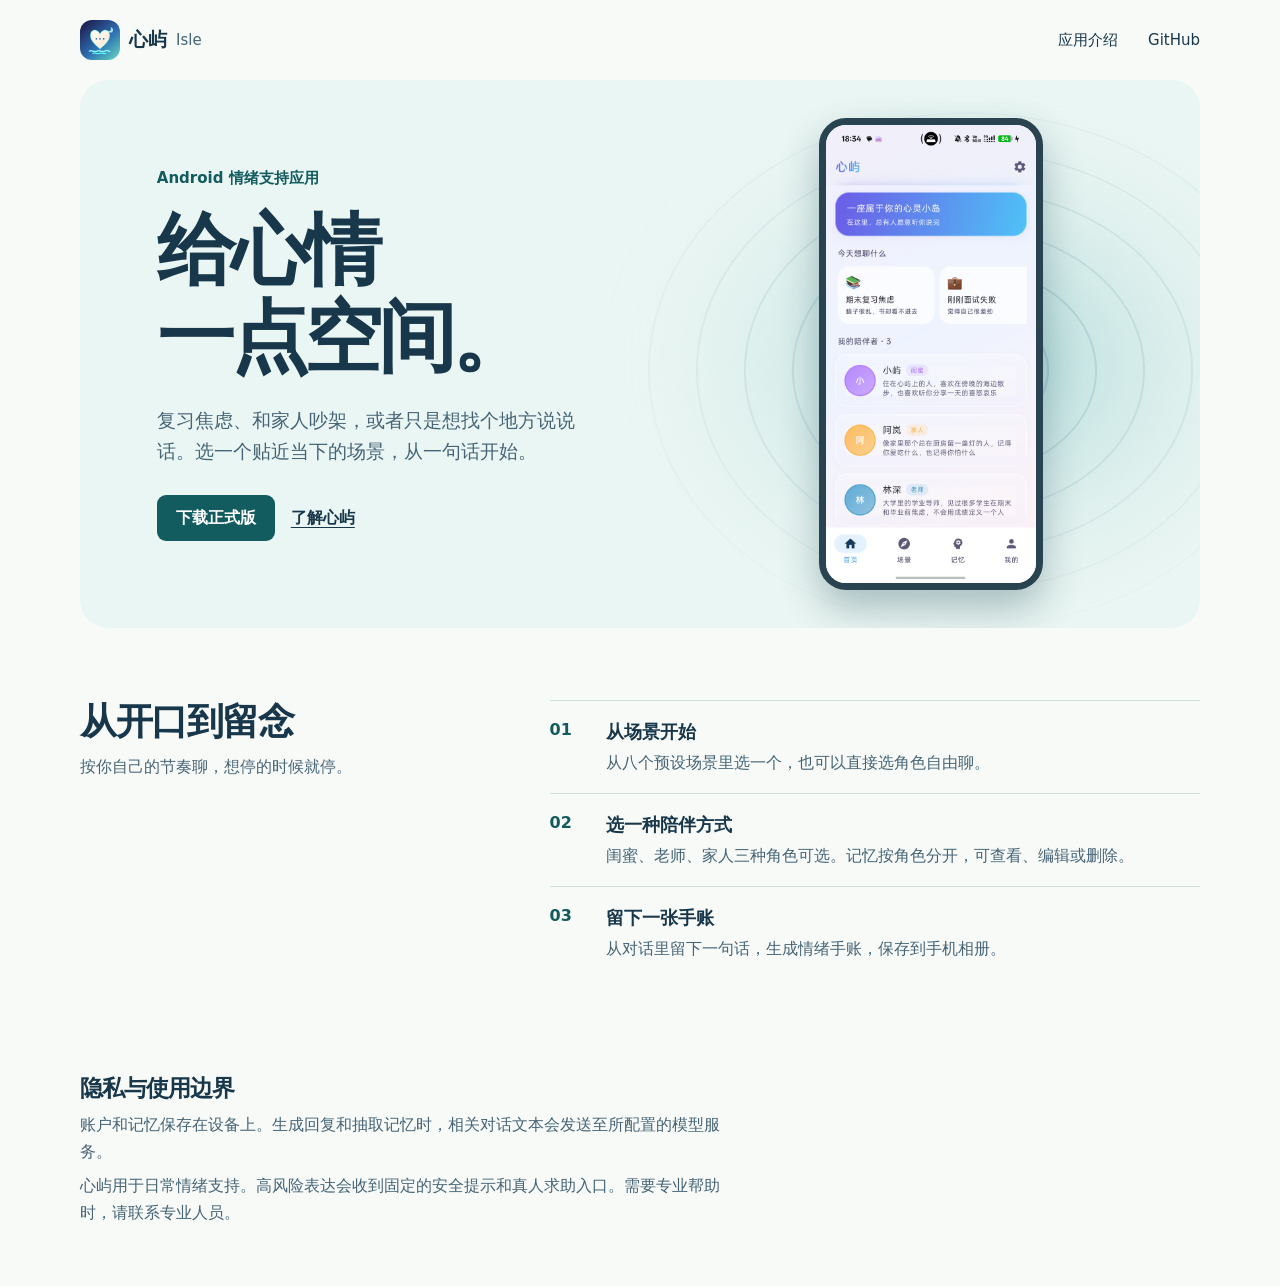
<file: share/index.html>
<!doctype html>
<html lang="zh-CN">
<head>
  <meta charset="utf-8">
  <meta name="viewport" content="width=device-width, initial-scale=1">
  <meta name="theme-color" content="#eaf6f3">
  <meta name="description" content="心屿是面向大学生的 Android 情绪支持应用，提供场景引导、角色对话和情绪手账。">
  <meta property="og:title" content="心屿 Isle · 给心情一点空间">
  <meta property="og:description" content="从一个场景开始，把说过的话留在手账里。">
  <meta property="og:image" content="icon.png">
  <link rel="icon" href="icon.png">
  <link rel="stylesheet" href="style.css">
  <title>心屿 Isle · 给心情一点空间</title>
</head>
<body>
  <header class="shell site-header">
    <a class="brand" href="./"><img src="icon.png" width="40" height="40" alt="">心屿 <span>Isle</span></a>
    <nav aria-label="页面导航">
      <a href="about.html">应用介绍</a>
      <a href="https://github.com/ynamlu/isle">GitHub</a>
    </nav>
  </header>

  <main class="shell">
    <section class="hero" aria-labelledby="title">
      <div class="intro">
        <p class="platform">Android 情绪支持应用</p>
        <h1 id="title">给心情<br>一点空间。</h1>
        <p class="lead">复习焦虑、和家人吵架，或者只是想找个地方说说话。选一个贴近当下的场景，从一句话开始。</p>
        <div class="actions">
          <a class="button" href="https://github.com/ynamlu/isle/releases/tag/v2.3.6">下载正式版</a>
          <a class="text-link" href="about.html">了解心屿</a>
        </div>
      </div>
      <figure class="preview">
        <div class="ripples" aria-hidden="true"></div>
        <img class="screen" src="screenshot.png" width="1272" height="2772" alt="心屿首页，显示快速场景与陪伴角色">
      </figure>
    </section>

    <section class="guide" id="guide" aria-labelledby="guide-title">
      <div>
        <h2 id="guide-title">从开口到留念</h2>
        <p>按你自己的节奏聊，想停的时候就停。</p>
      </div>
      <ol class="steps">
        <li><h3>从场景开始</h3><p>从八个预设场景里选一个，也可以直接选角色自由聊。</p></li>
        <li><h3>选一种陪伴方式</h3><p>闺蜜、老师、家人三种角色可选。记忆按角色分开，可查看、编辑或删除。</p></li>
        <li><h3>留下一张手账</h3><p>从对话里留下一句话，生成情绪手账，保存到手机相册。</p></li>
      </ol>
    </section>

    <section class="boundary" aria-labelledby="boundary-title">
      <h2 id="boundary-title">隐私与使用边界</h2>
      <p>账户和记忆保存在设备上。生成回复和抽取记忆时，相关对话文本会发送至所配置的模型服务。</p>
      <p>心屿用于日常情绪支持。高风险表达会收到固定的安全提示和真人求助入口。需要专业帮助时，请联系专业人员。</p>
    </section>
  </main>
</body>
</html>
</file>
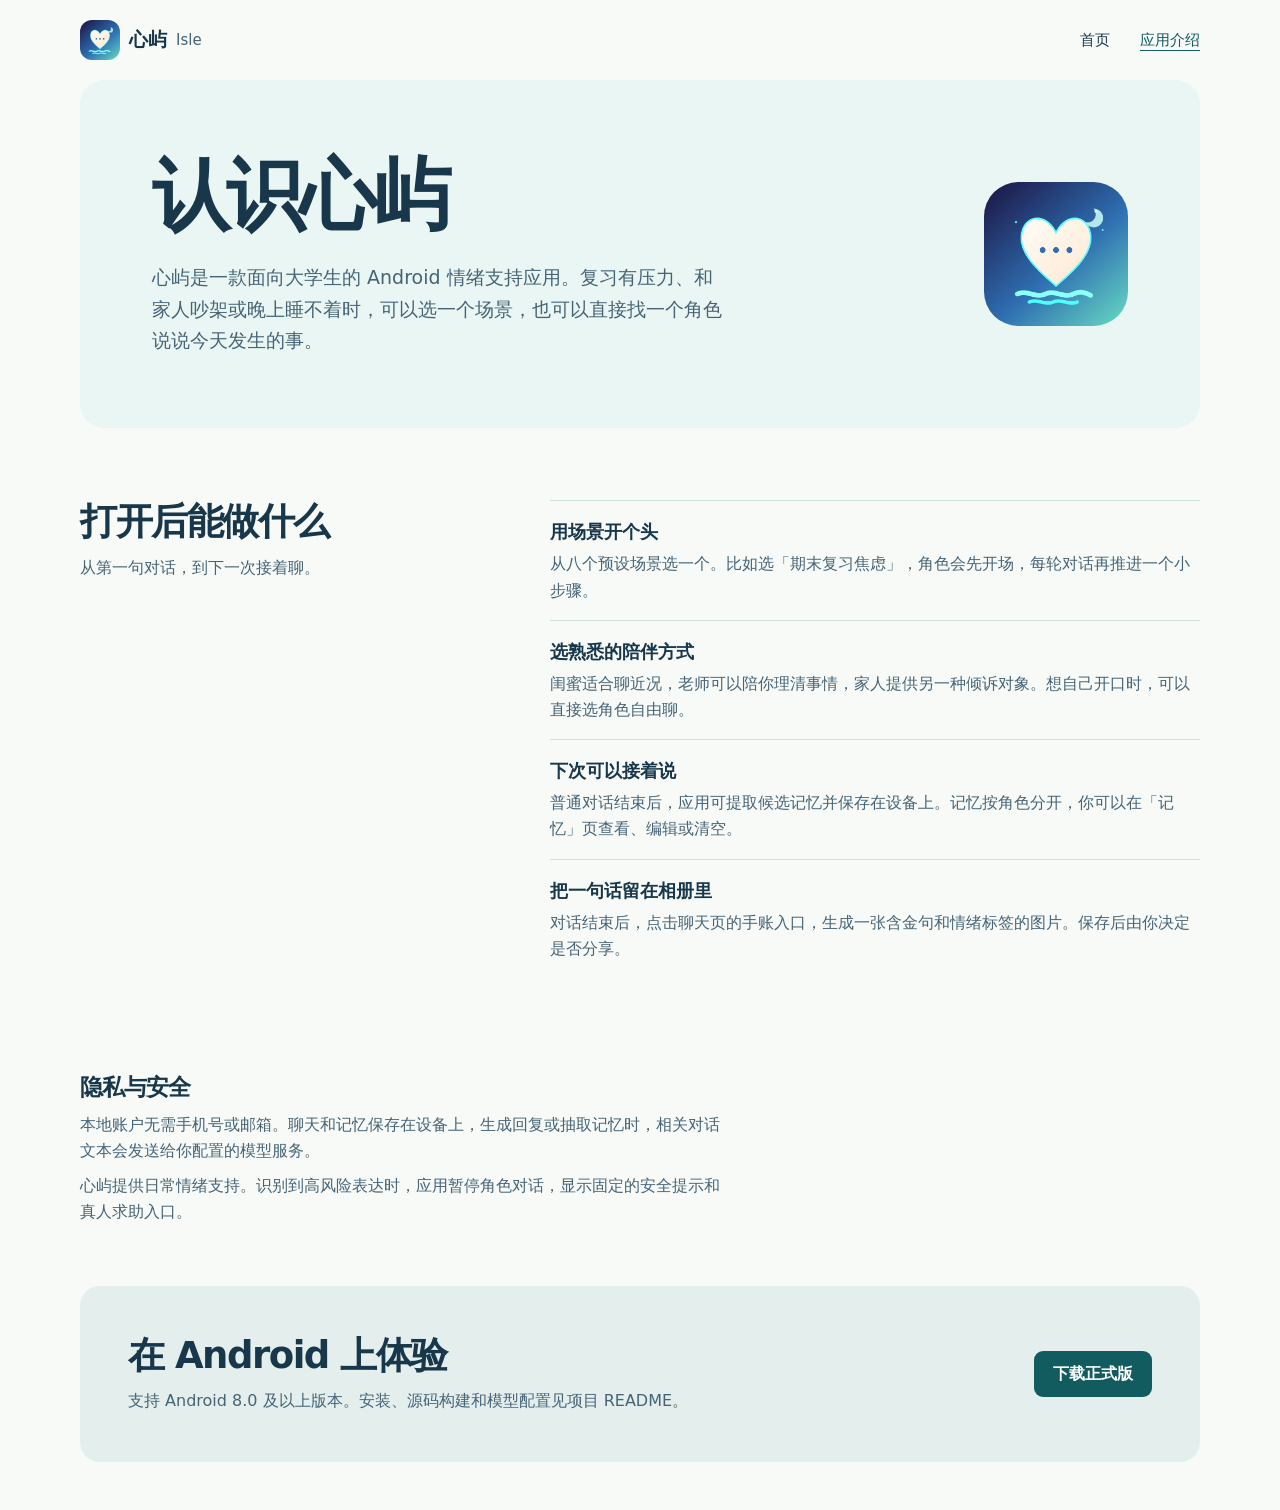
<file: share/about.html>
<!doctype html>
<html lang="zh-CN">
<head>
  <meta charset="utf-8">
  <meta name="viewport" content="width=device-width, initial-scale=1">
  <meta name="theme-color" content="#eaf6f3">
  <meta name="description" content="了解心屿的情绪场景、角色对话、本地记忆和情绪手账。">
  <link rel="icon" href="icon.png">
  <link rel="stylesheet" href="style.css">
  <title>应用介绍 · 心屿 Isle</title>
</head>
<body>
  <header class="shell site-header">
    <a class="brand" href="index.html"><img src="icon.png" width="40" height="40" alt="">心屿 <span>Isle</span></a>
    <nav aria-label="页面导航">
      <a href="index.html">首页</a>
      <a href="about.html" aria-current="page">应用介绍</a>
    </nav>
  </header>

  <main class="shell">
    <section class="about-hero" aria-labelledby="about-title">
      <div>
        <h1 id="about-title">认识心屿</h1>
        <p class="lead">心屿是一款面向大学生的 Android 情绪支持应用。复习有压力、和家人吵架或晚上睡不着时，可以选一个场景，也可以直接找一个角色说说今天发生的事。</p>
      </div>
      <img src="icon.png" width="144" height="144" alt="">
    </section>

    <section class="guide" aria-labelledby="features-title">
      <div>
        <h2 id="features-title">打开后能做什么</h2>
        <p>从第一句对话，到下一次接着聊。</p>
      </div>
      <div class="features">
        <article><h3>用场景开个头</h3><p>从八个预设场景选一个。比如选「期末复习焦虑」，角色会先开场，每轮对话再推进一个小步骤。</p></article>
        <article><h3>选熟悉的陪伴方式</h3><p>闺蜜适合聊近况，老师可以陪你理清事情，家人提供另一种倾诉对象。想自己开口时，可以直接选角色自由聊。</p></article>
        <article><h3>下次可以接着说</h3><p>普通对话结束后，应用可提取候选记忆并保存在设备上。记忆按角色分开，你可以在「记忆」页查看、编辑或清空。</p></article>
        <article><h3>把一句话留在相册里</h3><p>对话结束后，点击聊天页的手账入口，生成一张含金句和情绪标签的图片。保存后由你决定是否分享。</p></article>
      </div>
    </section>

    <section class="boundary" aria-labelledby="privacy-title">
      <h2 id="privacy-title">隐私与安全</h2>
      <p>本地账户无需手机号或邮箱。聊天和记忆保存在设备上，生成回复或抽取记忆时，相关对话文本会发送给你配置的模型服务。</p>
      <p>心屿提供日常情绪支持。识别到高风险表达时，应用暂停角色对话，显示固定的安全提示和真人求助入口。</p>
    </section>

    <section class="install about-install" aria-labelledby="install-title">
      <div>
        <h2 id="install-title">在 Android 上体验</h2>
        <p>支持 Android 8.0 及以上版本。安装、源码构建和模型配置见项目 README。</p>
      </div>
      <a class="button" href="https://github.com/ynamlu/isle/releases/tag/v2.3.6">下载正式版</a>
    </section>
  </main>
</body>
</html>
</file>
<file: share/style.css>
:root {
  color-scheme: light;
  --paper: #f7faf7;
  --water: #eaf6f3;
  --ink: #18374a;
  --muted: #466476;
  --line: #cadfdc;
  --accent: #125b5e;
  --white: #fff;
  font-family: system-ui, "PingFang SC", "Microsoft YaHei", sans-serif;
}
*, *::before, *::after { box-sizing: border-box; }
body { margin: 0; background: var(--paper); color: var(--ink); line-height: 1.65; }
img { display: block; max-width: 100%; }
a { color: inherit; }
a:focus-visible { outline: 3px solid #408584; outline-offset: 4px; }
.shell { width: min(1120px, calc(100% - 64px)); margin-inline: auto; }
.site-header {
  display: flex;
  justify-content: space-between;
  align-items: center;
  gap: 16px;
  padding-block: 20px;
}
.brand, nav, .actions { display: flex; align-items: center; gap: 16px; }
.brand, nav a { text-decoration: none; }
.brand { gap: 9px; font-size: 19px; font-weight: 750; }
.brand img { border-radius: 12px; }
.brand span { font-size: 15px; font-weight: 500; color: var(--muted); }
nav { gap: clamp(12px, 4vw, 30px); font-size: 15px; }
nav a:hover, .text-link:hover { color: var(--accent); text-decoration: underline; }

.hero {
  display: grid;
  grid-template-columns: 1.08fr 1fr;
  align-items: center;
  background: var(--water);
  border-radius: 28px;
  overflow: hidden;
}
.intro { position: relative; z-index: 1; padding: clamp(30px, 6vw, 78px); }
.platform { margin: 0 0 16px; color: var(--accent); font-size: 15px; font-weight: 650; }
h1, h2, h3, p { overflow-wrap: anywhere; }
h1 {
  font-family: "Songti SC", "Noto Serif CJK SC", SimSun, serif;
  font-size: clamp(48px, 6.1vw, 88px);
  line-height: 1.12;
  letter-spacing: -.055em;
  margin: 0;
}
.lead { max-width: 30em; margin: 23px 0 28px; color: var(--muted); font-size: clamp(16px, 1.5vw, 19px); }
.actions { flex-wrap: wrap; }
.button {
  display: inline-flex;
  align-items: center;
  min-height: 46px;
  padding: 9px 19px;
  border-radius: 9px;
  background: var(--accent);
  color: var(--white);
  font-weight: 650;
  text-decoration: none;
}
.button:hover { background: #10494e; }
.text-link { text-underline-offset: 4px; font-weight: 620; }
.preview {
  position: relative;
  isolation: isolate;
  display: grid;
  place-items: center;
  min-width: 0;
  margin: 0;
  padding: 38px 0;
}
.ripples {
  position: absolute;
  z-index: -1;
  inset: 0 -24% 0 -10%;
  background:
    repeating-radial-gradient(ellipse at 50% 53%, transparent 0 30px, #6b9eaa50 31px 32px, transparent 33px 48px),
    radial-gradient(ellipse at 51% 53%, #b4dbdb, transparent 72%);
  mask-image: radial-gradient(ellipse, #000 15%, transparent 74%);
}
.screen {
  width: min(224px, 67%);
  height: auto;
  border: 7px solid #294450;
  border-radius: 27px;
  box-shadow: 0 18px 38px #234b5652;
}
.guide {
  display: grid;
  grid-template-columns: .8fr 1.2fr;
  gap: 36px;
  padding: 72px 0 54px;
}
h2 { margin: 0 0 10px; font-size: clamp(27px, 3vw, 37px); line-height: 1.2; letter-spacing: -.04em; }
.guide p, .install p, .boundary p { color: var(--muted); margin: 0; }
.steps { list-style: none; padding: 0; margin: 0; counter-reset: step; }
.steps li {
  display: grid;
  grid-template-columns: 2.4rem 1fr;
  border-top: 1px solid var(--line);
  gap: 4px 18px;
  padding: 16px 0;
  counter-increment: step;
}
.steps li::before {
  content: counter(step, decimal-leading-zero);
  color: var(--accent);
  font-variant-numeric: tabular-nums;
  font-weight: 650;
  grid-row: span 2;
}
.steps h3 { margin: 0; font-size: 18px; }
.install {
  display: flex;
  justify-content: space-between;
  align-items: center;
  gap: 22px;
  padding: clamp(22px, 5vw, 48px);
  border-radius: 20px;
  background: #e3eeed;
}
.install .button { flex: none; }
.boundary { max-width: 63ch; padding: 42px 0 60px; }
.boundary h2 { font-size: 23px; }
.boundary p + p { margin-top: 8px; }

@media (max-width: 740px) {
  .shell { width: calc(100% - 32px); }
  .hero, .guide { grid-template-columns: 1fr; }
  .hero { border-radius: 20px; }
  .intro { padding: 30px 24px 4px; }
  .preview { padding: 32px 0; }
  .ripples { inset: 0; }
  .screen { width: min(205px, 62%); }
  .guide { gap: 24px; padding: 44px 0 28px; }
  .install { align-items: flex-start; flex-direction: column; }
}
@media (max-width: 360px) {
  nav { gap: 12px; }
  .brand span { display: none; }
}

[aria-current="page"] { color: var(--accent); text-decoration: underline; text-underline-offset: 5px; }
.about-hero {
  display: flex;
  align-items: center;
  justify-content: space-between;
  gap: 24px;
  padding: clamp(24px, 6vw, 72px);
  border-radius: 24px;
  background: var(--water);
}
.about-hero img { width: clamp(64px, 16vw, 144px); height: auto; border-radius: 24%; }
.about-hero .lead { margin-bottom: 0; }
.features article { border-top: 1px solid var(--line); padding: 16px 0; }
.features h3 { margin: 0 0 4px; font-size: 18px; }
.about-install { margin-bottom: 48px; }
@media (max-width: 480px) {
  .about-hero { display: block; }
  .about-hero img { margin-top: 22px; }
}
</file>
